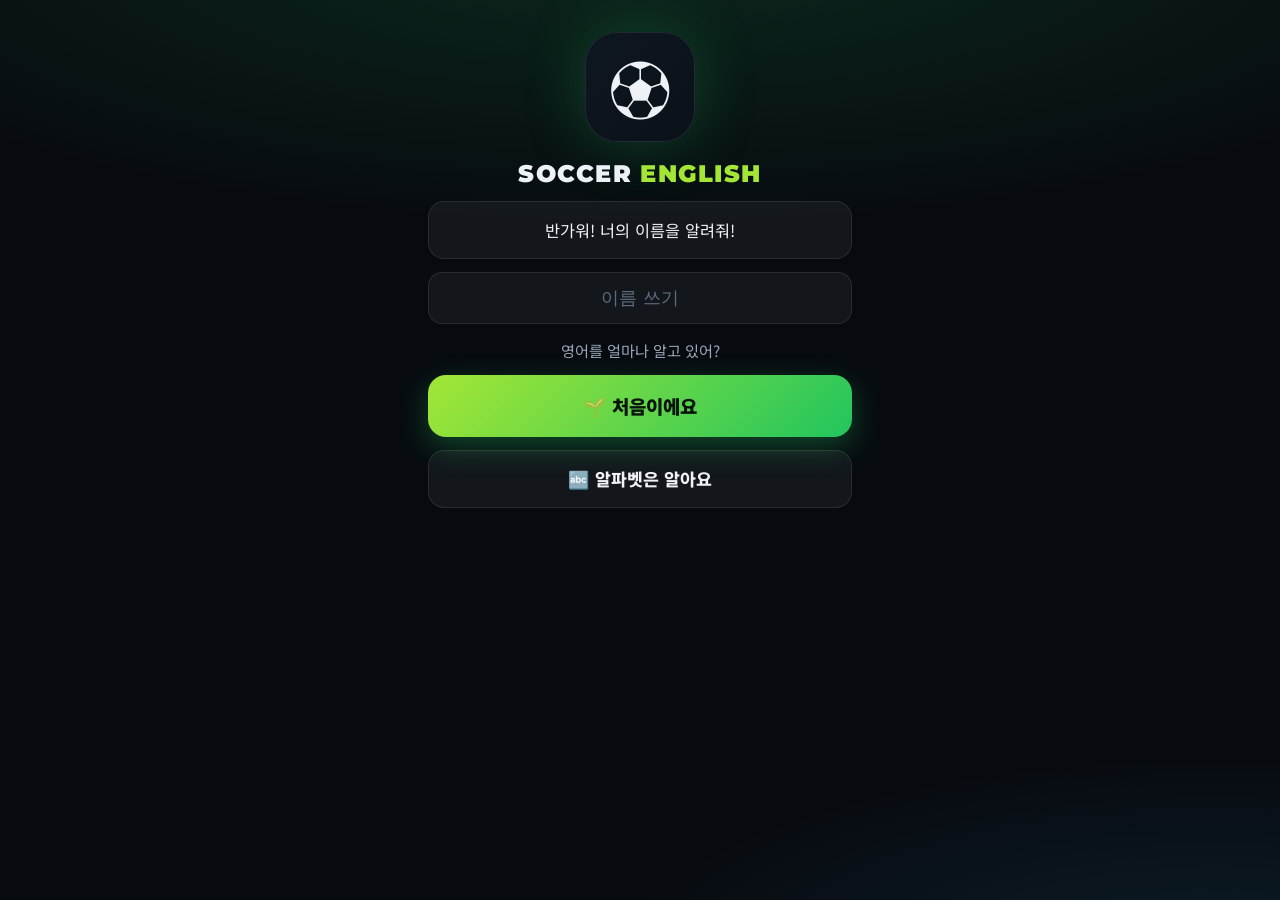
<file: index.html>
<!DOCTYPE html>
<!-- 초등 저학년 영어 학습 PWA "싸커 잉글리시" 메인 화면 -->
<html lang="ko">
<head>
  <meta charset="UTF-8">
  <meta name="viewport" content="width=device-width, initial-scale=1.0, user-scalable=no">
  <meta name="theme-color" content="#070b10">
  <title>싸커 잉글리시</title>
  <link rel="manifest" href="manifest.json">
  <link rel="preconnect" href="https://fonts.googleapis.com">
  <link rel="preconnect" href="https://fonts.gstatic.com" crossorigin>
  <link href="https://fonts.googleapis.com/css2?family=Montserrat:wght@700;800;900&family=Noto+Sans+KR:wght@500;700;900&display=swap" rel="stylesheet">
  <link rel="stylesheet" href="css/app.css">
</head>
<body>
<div id="app">

  <!-- 첫 실행 화면 (데이터 로딩 완료 후 표시) -->
  <section id="screen-start" class="screen hidden">
    <div class="start-logo">⚽</div>
    <div class="brand">SOCCER<span> ENGLISH</span></div>
    <div class="bubble">반가워! 너의 이름을 알려줘!</div>
    <input id="inp-name" type="text" maxlength="8" placeholder="이름 쓰기" autocomplete="off">
    <p class="hint">영어를 얼마나 알고 있어?</p>
    <button id="btn-level-new" class="cta">🌱  처음이에요</button>
    <button id="btn-level-abc" class="big">🔤  알파벳은 알아요</button>
  </section>

  <!-- 홈 화면 -->
  <section id="screen-home" class="screen hidden">
    <header class="topbar home-top">
      <span class="pill coin" id="hud-coins">🪙 0</span>
      <span class="pill fire" id="hud-streak">🔥 0일</span>
    </header>
    <div class="hero">
      <div class="kick">TODAY'S TRAINING</div>
      <div class="day" id="hero-day">DAY 1</div>
      <div class="sub" id="home-progress"></div>
      <div class="bar"><i id="hero-bar"></i></div>
    </div>
    <div class="home-msg" id="home-msg"></div>
    <button id="btn-train" class="cta">▶  오늘의 훈련 시작</button>
    <div class="tiles">
      <button id="btn-cards" class="tile"><span class="ic">🃏</span>내 카드</button>
      <button id="btn-song" class="tile"><span class="ic">🎤</span>노래방</button>
      <button id="btn-coupons" class="tile"><span class="ic">🎟️</span>내 쿠폰</button>
      <button id="btn-trace" class="tile"><span class="ic">✏️</span>글자 쓰기</button>
      <button id="btn-chat" class="tile wide"><span class="ic">💬</span>영어 대화 (코치 바나나)</button>
    </div>
    <button id="btn-parent" class="textlink">👨‍👩‍👧 부모님</button>
  </section>

  <!-- 영어 대화 (코치 바나나) 화면 -->
  <section id="screen-chat" class="screen hidden">
    <header class="topbar">
      <button id="btn-chat-home" class="mini">🏠</button>
      <span>💬 코치 바나나</span>
      <button id="btn-chat-key" class="mini">🔑</button>
    </header>
    <div id="chat-setup" class="hidden">
      <div class="bubble">영어 대화는 부모님이 한 번 설정해야 켜져요. 🔒<br>아래 버튼을 눌러 부모님 확인을 해 주세요.</div>
      <button id="chat-key-reveal" class="cta">🔒 부모님 설정 열기</button>
      <div id="chat-key-form" class="hidden">
        <div class="bubble">구글 제미나이 키를 넣어 주세요.<br>이 키는 이 폰에만 저장되고 외부에 올라가지 않아요.</div>
        <input id="chat-key-input" type="text" placeholder="제미나이 API 키 붙여넣기" autocomplete="off">
        <button id="chat-key-save" class="cta">저장하고 시작</button>
        <div class="hint">키 발급(무료) = aistudio.google.com/apikey</div>
      </div>
    </div>
    <div id="chat-main" class="hidden">
      <div id="chat-log"></div>
      <div id="chat-quick" class="chat-quick"></div>
      <div class="say-row">
        <button id="chat-mic" class="cta" style="flex:2">🎤 말하기</button>
        <button id="chat-type" class="say-btn" style="flex:1">⌨️ 쓰기</button>
      </div>
    </div>
  </section>

  <!-- 알파벳 따라 쓰기 화면 -->
  <section id="screen-trace" class="screen hidden">
    <header class="topbar">
      <button id="btn-trace-home" class="mini">🏠</button>
      <span id="trace-progress"></span>
    </header>
    <div class="trace-stage">
      <div id="trace-guide" class="trace-guide">A</div>
      <canvas id="trace-canvas"></canvas>
    </div>
    <div class="say-row">
      <button id="trace-hear" class="say-btn">🔊 소리</button>
      <button id="trace-clear" class="say-btn">🧽 지우기</button>
    </div>
    <div class="say-row">
      <button id="trace-prev" class="say-btn">◀ 이전</button>
      <button id="trace-next" class="tnext">✅ 다 썼어요!</button>
    </div>
  </section>

  <!-- 부모 진행 현황 화면 (간단한 잠금 통과 후) -->
  <section id="screen-parent" class="screen hidden">
    <header class="topbar">
      <button id="btn-parent-home" class="mini">🏠</button>
      <span>부모님 화면</span>
    </header>
    <div id="parent-gate">
      <div class="bubble">부모님 확인이에요.<br><b id="gate-q"></b> 의 답을 적어 주세요.</div>
      <input id="gate-input" type="number" inputmode="numeric" placeholder="답">
      <button id="gate-ok" class="big green">확인</button>
      <div id="gate-fb" class="say-fb"></div>
    </div>
    <div id="parent-dash" class="hidden"></div>
  </section>

  <!-- 노래방 가사 하이라이트 화면 -->
  <section id="screen-karaoke" class="screen hidden">
    <header class="topbar">
      <button id="btn-karaoke-back" class="mini">◀ 노래</button>
      <button id="btn-karaoke-home" class="mini">🏠</button>
    </header>
    <div id="karaoke-title" class="brand" style="font-size:1.1rem"></div>
    <div id="k-player-wrap"><div id="k-player"></div></div>
    <div class="karaoke-ctrl">
      <button id="k-minus" class="say-btn">⏪ 가사 -1초</button>
      <button id="k-plus" class="say-btn">가사 +1초 ⏩</button>
    </div>
    <div id="karaoke-lyrics"></div>
  </section>

  <!-- 현금 쿠폰 화면 -->
  <section id="screen-coupons" class="screen hidden">
    <header class="topbar">
      <button id="btn-coupons-home" class="mini">🏠</button>
    </header>
    <h2>내 쿠폰</h2>
    <div id="coupon-list"></div>
  </section>

  <!-- 학습(훈련) 화면 -->
  <section id="screen-lesson" class="screen hidden">
    <header class="topbar">
      <button id="btn-lesson-home" class="mini">🏠</button>
      <span id="lesson-dots"></span>
    </header>
    <div id="lesson-area"></div>
  </section>

  <!-- 카드 도감 화면 -->
  <section id="screen-cards" class="screen hidden">
    <header class="topbar">
      <button id="btn-cards-home" class="mini">🏠</button>
      <span id="cards-coins">🪙 0</span>
    </header>
    <h2>내 선수 카드</h2>
    <div id="card-grid"></div>
    <button id="btn-pack" class="big gold">🎁 카드 뽑기 (🪙100)</button>
  </section>

  <!-- 노래방 화면 -->
  <section id="screen-song" class="screen hidden">
    <header class="topbar">
      <button id="btn-song-home" class="mini">🏠</button>
    </header>
    <h2>노래방</h2>
    <p class="hint">지나온 주차의 노래가 하나씩 열려! 눌러서 영상으로 보자 🎵</p>
    <div id="song-list"></div>
  </section>

  <!-- 노래 보기 화면 (영상 + 단어 + 가사 게임) -->
  <section id="screen-songview" class="screen hidden">
    <header class="topbar">
      <button id="btn-songview-back" class="mini">◀ 노래방</button>
      <button id="btn-songview-home" class="mini">🏠</button>
    </header>
    <div id="songview-area"></div>
  </section>

  <!-- 골 세리머니 오버레이 -->
  <div id="goal-overlay" class="hidden">
    <div id="goal-text">GOAL!</div>
  </div>

  <!-- 카드 뽑기 결과 오버레이 -->
  <div id="reveal-overlay" class="hidden"></div>

</div>
<script src="js/app.js"></script>
</body>
</html>
</file>
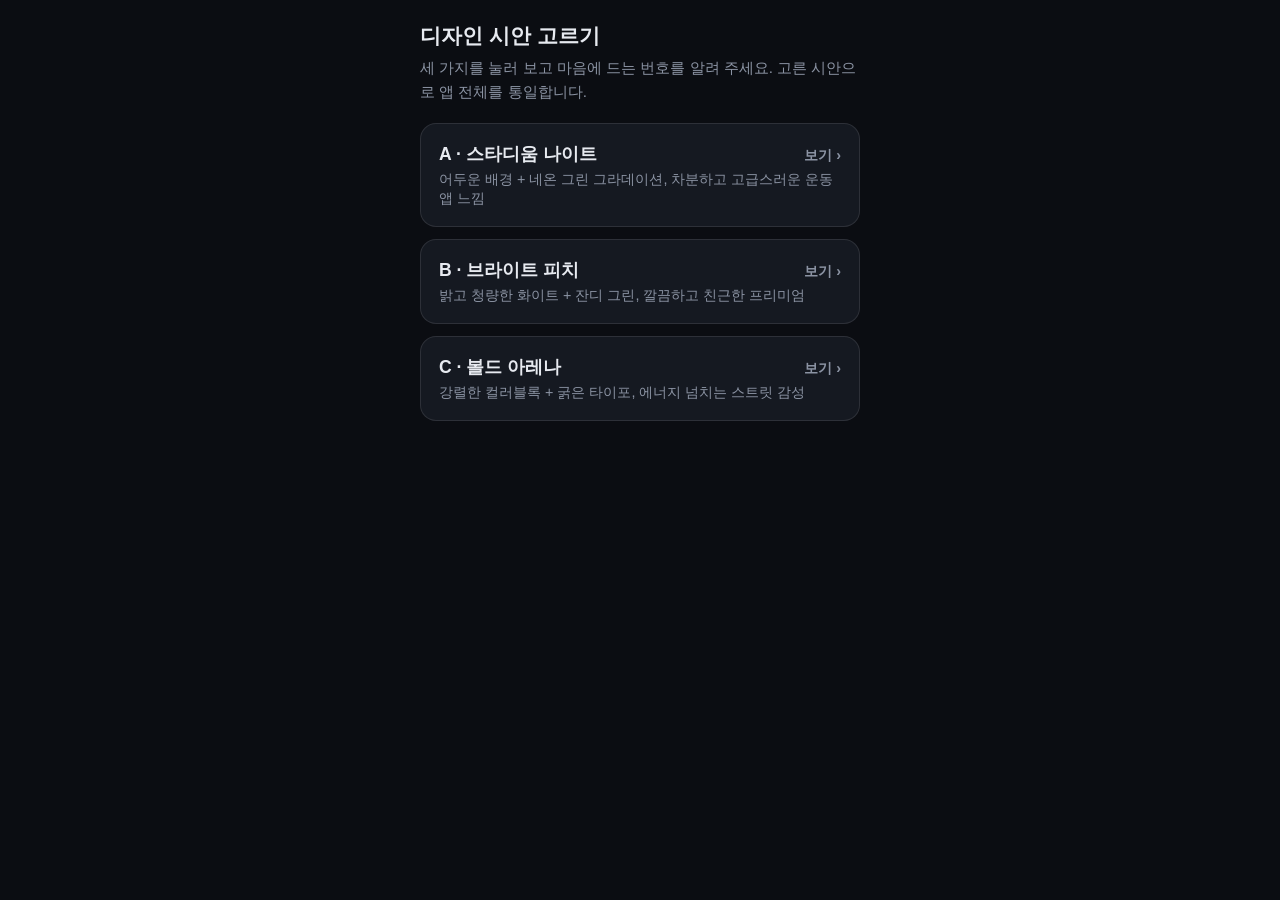
<file: design/index.html>
<!DOCTYPE html>
<!-- 디자인 시안 모음 — 폰에서 셋을 비교하고 고르는 페이지 -->
<html lang="ko"><head><meta charset="UTF-8">
<meta name="viewport" content="width=device-width, initial-scale=1">
<title>싸커 잉글리시 · 디자인 시안</title>
<style>
*{box-sizing:border-box;margin:0;padding:0}
body{font-family:-apple-system,'Malgun Gothic',sans-serif;background:#0b0d12;color:#e7eaf0;padding:22px}
.wrap{max-width:440px;margin:0 auto}
h1{font-size:1.3rem;margin-bottom:6px}
p{color:#8b93a3;font-size:.95rem;line-height:1.6;margin-bottom:18px}
a.card{display:block;text-decoration:none;color:#e7eaf0;border:1px solid rgba(255,255,255,.1);
 border-radius:16px;padding:18px 18px;margin-bottom:12px;background:#151921}
a.card b{font-size:1.1rem}
a.card span{display:block;color:#8b93a3;font-size:.9rem;margin-top:4px}
.go{float:right;color:#4ade80;font-weight:800}
</style></head><body><div class="wrap">
 <h1>디자인 시안 고르기</h1>
 <p>세 가지를 눌러 보고 마음에 드는 번호를 알려 주세요. 고른 시안으로 앱 전체를 통일합니다.</p>
 <a class="card" href="a.html"><span class="go">보기 ›</span><b>A · 스타디움 나이트</b><span>어두운 배경 + 네온 그린 그라데이션, 차분하고 고급스러운 운동 앱 느낌</span></a>
 <a class="card" href="b.html"><span class="go">보기 ›</span><b>B · 브라이트 피치</b><span>밝고 청량한 화이트 + 잔디 그린, 깔끔하고 친근한 프리미엄</span></a>
 <a class="card" href="c.html"><span class="go">보기 ›</span><b>C · 볼드 아레나</b><span>강렬한 컬러블록 + 굵은 타이포, 에너지 넘치는 스트릿 감성</span></a>
</div></body></html>
</file>
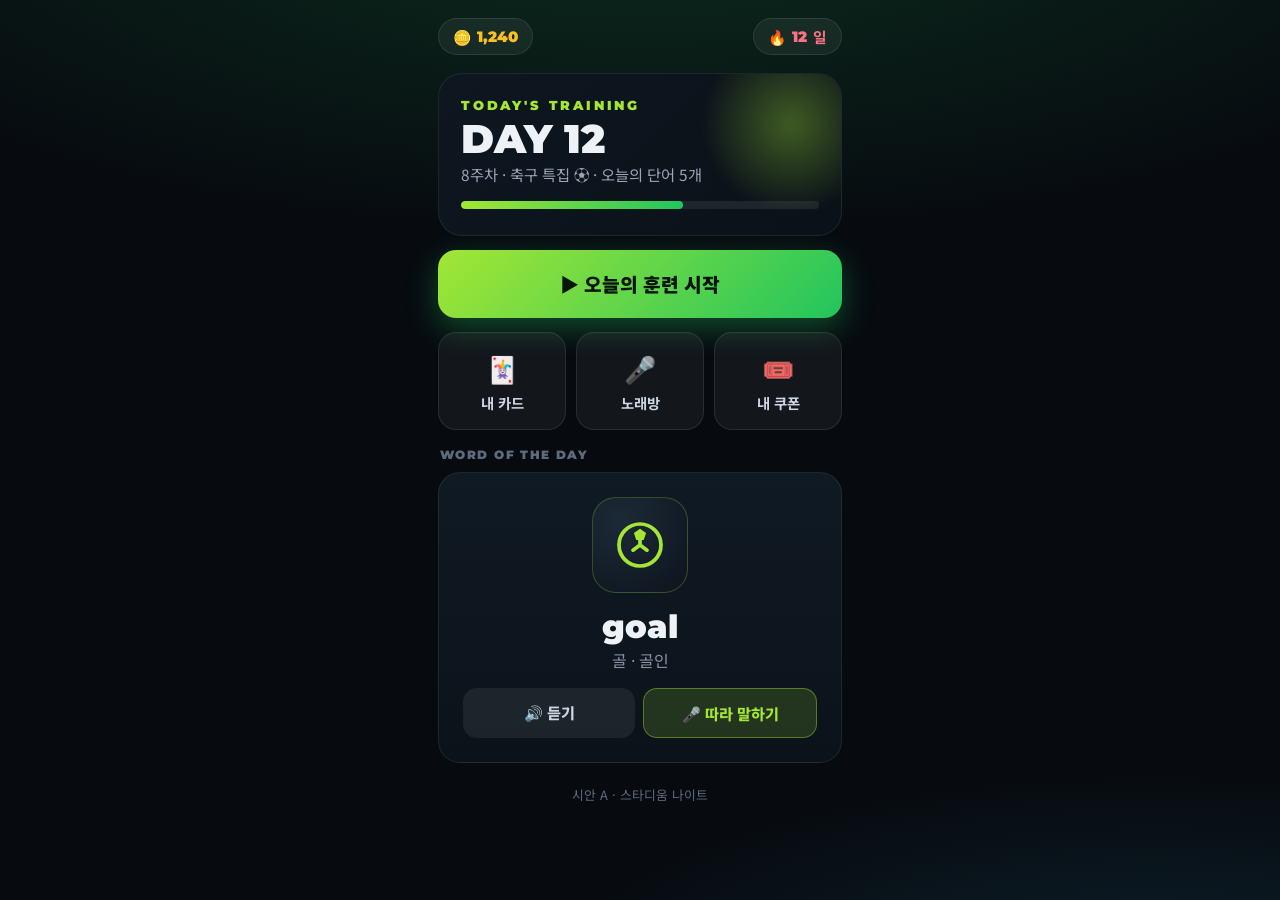
<file: design/a.html>
<!DOCTYPE html>
<!-- 디자인 시안 A — 스타디움 나이트 (다크 + 네온 그라데이션, 프리미엄 athletic) -->
<html lang="ko"><head><meta charset="UTF-8">
<meta name="viewport" content="width=device-width, initial-scale=1, user-scalable=no">
<title>시안 A · 스타디움 나이트</title>
<link rel="preconnect" href="https://fonts.googleapis.com">
<link href="https://fonts.googleapis.com/css2?family=Montserrat:wght@600;800;900&family=Noto+Sans+KR:wght@500;700;900&display=swap" rel="stylesheet">
<style>
*{box-sizing:border-box;margin:0;padding:0;-webkit-tap-highlight-color:transparent}
body{font-family:'Noto Sans KR',sans-serif;background:#070b10;color:#eef2f7;
 background-image:radial-gradient(120% 60% at 50% -10%,rgba(34,197,94,.18),transparent 60%),
 radial-gradient(80% 40% at 90% 110%,rgba(56,189,248,.12),transparent 60%);min-height:100vh}
.wrap{max-width:440px;margin:0 auto;padding:18px 18px 36px}
.top{display:flex;justify-content:space-between;align-items:center;margin-bottom:18px}
.pill{display:flex;align-items:center;gap:6px;background:rgba(255,255,255,.06);border:1px solid rgba(255,255,255,.1);
 border-radius:999px;padding:7px 14px;font-weight:700;font-size:.92rem;backdrop-filter:blur(8px)}
.pill .n{font-family:Montserrat;font-weight:900}
.coin{color:#fbbf24}.fire{color:#fb7185}
.hero{position:relative;border-radius:24px;padding:24px 22px 26px;overflow:hidden;
 background:linear-gradient(135deg,#0e1620,#0a1118);border:1px solid rgba(255,255,255,.08);margin-bottom:14px}
.hero::after{content:"";position:absolute;right:-40px;top:-40px;width:180px;height:180px;border-radius:50%;
 background:radial-gradient(circle,rgba(163,230,53,.35),transparent 70%);filter:blur(6px)}
.kick{font-family:Montserrat;font-weight:900;font-size:.8rem;letter-spacing:.22em;color:#a3e635;margin-bottom:6px}
.day{font-family:Montserrat;font-weight:900;font-size:2.5rem;line-height:1;margin-bottom:4px}
.sub{color:#9aa6b6;font-size:.96rem;position:relative;z-index:2}
.bar{height:8px;border-radius:99px;background:rgba(255,255,255,.08);margin-top:16px;overflow:hidden;position:relative;z-index:2}
.bar i{display:block;height:100%;width:62%;border-radius:99px;background:linear-gradient(90deg,#a3e635,#22c55e)}
.cta{display:block;width:100%;border:0;border-radius:18px;padding:20px;margin:14px 0;cursor:pointer;
 font-family:'Noto Sans KR';font-weight:900;font-size:1.2rem;color:#06140a;
 background:linear-gradient(135deg,#a3e635,#22c55e);box-shadow:0 10px 30px rgba(34,197,94,.35)}
.tiles{display:grid;grid-template-columns:1fr 1fr 1fr;gap:10px;margin-bottom:18px}
.tile{background:rgba(255,255,255,.05);border:1px solid rgba(255,255,255,.09);border-radius:18px;
 padding:16px 8px;text-align:center;font-weight:700;font-size:.9rem;color:#cdd6e2}
.tile .ic{font-size:26px;display:block;margin-bottom:6px}
.label{font-family:Montserrat;font-weight:900;letter-spacing:.12em;color:#5e6b7d;font-size:.74rem;margin:4px 2px 10px}
.word{background:linear-gradient(180deg,#101a24,#0b121a);border:1px solid rgba(255,255,255,.08);
 border-radius:22px;padding:24px;text-align:center}
.wimg{width:96px;height:96px;border-radius:24px;margin:0 auto 14px;display:flex;align-items:center;justify-content:center;
 background:radial-gradient(circle at 30% 25%,#1c2a37,#0d141c);border:1px solid rgba(163,230,53,.25)}
.en{font-family:Montserrat;font-weight:900;font-size:2rem;letter-spacing:.01em}
.ko{color:#8893a3;margin-top:2px}
.say{display:flex;gap:8px;margin-top:16px}
.say b{flex:1;border-radius:14px;padding:13px;font-weight:800;text-align:center;font-size:.95rem}
.s1{background:rgba(255,255,255,.07);color:#cdd6e2}
.s2{background:rgba(163,230,53,.16);color:#a3e635;border:1px solid rgba(163,230,53,.4)}
.note{text-align:center;color:#5e6b7d;font-size:.8rem;margin-top:22px}
</style></head><body><div class="wrap">
 <div class="top">
  <div class="pill coin">🪙 <span class="n">1,240</span></div>
  <div class="pill fire">🔥 <span class="n">12</span>일</div>
 </div>
 <div class="hero">
  <div class="kick">TODAY'S TRAINING</div>
  <div class="day">DAY 12</div>
  <div class="sub">8주차 · 축구 특집 ⚽ · 오늘의 단어 5개</div>
  <div class="bar"><i></i></div>
 </div>
 <button class="cta">▶  오늘의 훈련 시작</button>
 <div class="tiles">
  <div class="tile"><span class="ic">🃏</span>내 카드</div>
  <div class="tile"><span class="ic">🎤</span>노래방</div>
  <div class="tile"><span class="ic">🎟️</span>내 쿠폰</div>
 </div>
 <div class="label">WORD OF THE DAY</div>
 <div class="word">
  <div class="wimg"><svg width="56" height="56" viewBox="0 0 24 24" fill="none" stroke="#a3e635" stroke-width="1.6" stroke-linecap="round" stroke-linejoin="round"><circle cx="12" cy="12" r="9"/><path d="M12 5l2.6 1.9-1 3h-3.2l-1-3z" fill="#a3e635" stroke="none"/><path d="M12 12l3 2.2M12 12l-3 2.2M12 12V8.5"/></svg></div>
  <div class="en">goal</div>
  <div class="ko">골 · 골인</div>
  <div class="say"><b class="s1">🔊 듣기</b><b class="s2">🎤 따라 말하기</b></div>
 </div>
 <div class="note">시안 A · 스타디움 나이트</div>
</div></body></html>
</file>
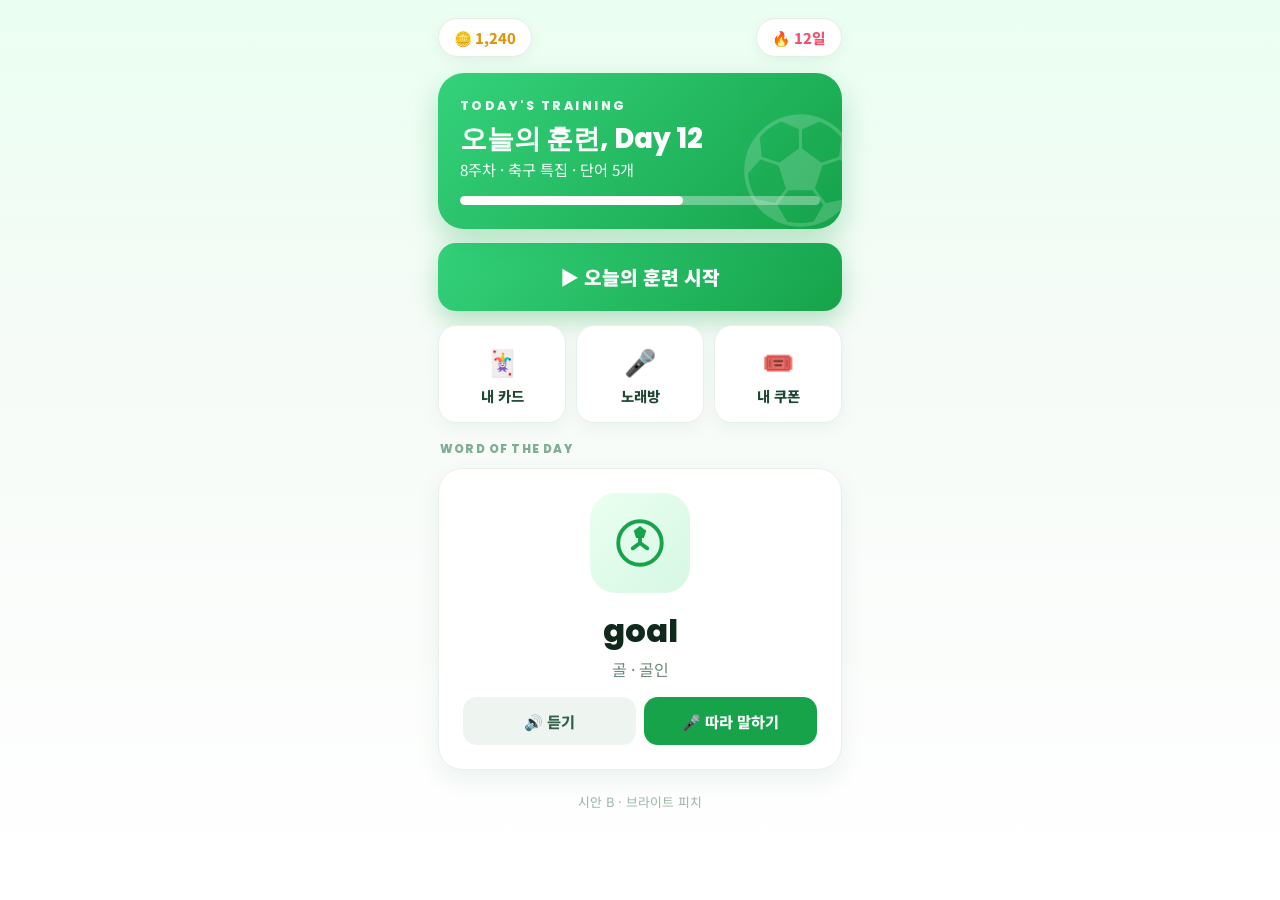
<file: design/b.html>
<!DOCTYPE html>
<!-- 디자인 시안 B — 브라이트 피치 (밝고 청량한 화이트 + 그린, 친근 프리미엄) -->
<html lang="ko"><head><meta charset="UTF-8">
<meta name="viewport" content="width=device-width, initial-scale=1, user-scalable=no">
<title>시안 B · 브라이트 피치</title>
<link rel="preconnect" href="https://fonts.googleapis.com">
<link href="https://fonts.googleapis.com/css2?family=Poppins:wght@600;800&family=Noto+Sans+KR:wght@500;700;900&display=swap" rel="stylesheet">
<style>
*{box-sizing:border-box;margin:0;padding:0;-webkit-tap-highlight-color:transparent}
body{font-family:'Noto Sans KR',sans-serif;color:#0f2a1a;min-height:100vh;
 background:linear-gradient(180deg,#eafff1 0%,#f6fbf7 38%,#ffffff 100%)}
.wrap{max-width:440px;margin:0 auto;padding:18px 18px 36px}
.top{display:flex;justify-content:space-between;align-items:center;margin-bottom:16px}
.pill{display:flex;align-items:center;gap:6px;background:#fff;border:1px solid #e2efe6;
 border-radius:999px;padding:8px 15px;font-weight:800;font-size:.92rem;box-shadow:0 4px 14px rgba(16,90,50,.06)}
.coin{color:#e0950a}.fire{color:#f4516c}
.hero{border-radius:26px;padding:24px 22px;margin-bottom:14px;color:#fff;position:relative;overflow:hidden;
 background:linear-gradient(135deg,#34d27b,#16a34a);box-shadow:0 14px 30px rgba(22,163,74,.28)}
.hero .ball{position:absolute;right:-18px;bottom:-22px;font-size:120px;opacity:.18}
.kick{font-family:Poppins;font-weight:800;font-size:.78rem;letter-spacing:.2em;opacity:.92;margin-bottom:8px}
.day{font-family:Poppins;font-weight:800;font-size:1.7rem;line-height:1.15;margin-bottom:4px}
.sub{font-size:.95rem;opacity:.95}
.bar{height:9px;border-radius:99px;background:rgba(255,255,255,.35);margin-top:16px;overflow:hidden}
.bar i{display:block;height:100%;width:62%;border-radius:99px;background:#fff}
.cta{display:block;width:100%;border:0;border-radius:18px;padding:20px;margin:14px 0;cursor:pointer;
 font-family:'Noto Sans KR';font-weight:900;font-size:1.2rem;color:#fff;
 background:linear-gradient(135deg,#34d27b,#16a34a);box-shadow:0 10px 24px rgba(22,163,74,.3)}
.tiles{display:grid;grid-template-columns:1fr 1fr 1fr;gap:10px;margin-bottom:18px}
.tile{background:#fff;border:1px solid #e6f1ea;border-radius:18px;padding:16px 8px;text-align:center;
 font-weight:800;font-size:.9rem;color:#1d4731;box-shadow:0 6px 16px rgba(16,90,50,.05)}
.tile .ic{font-size:26px;display:block;margin-bottom:6px}
.label{font-family:Poppins;font-weight:800;letter-spacing:.1em;color:#7fae93;font-size:.74rem;margin:4px 2px 10px}
.word{background:#fff;border:1px solid #e6f1ea;border-radius:24px;padding:24px;text-align:center;box-shadow:0 10px 26px rgba(16,90,50,.07)}
.wimg{width:100px;height:100px;border-radius:26px;margin:0 auto 14px;display:flex;align-items:center;justify-content:center;
 background:linear-gradient(135deg,#eafff1,#d6f7e3)}
.en{font-family:Poppins;font-weight:800;font-size:2rem;color:#0f2a1a}
.ko{color:#6b8b78;margin-top:2px}
.say{display:flex;gap:8px;margin-top:16px}
.say b{flex:1;border-radius:14px;padding:13px;font-weight:800;text-align:center;font-size:.95rem}
.s1{background:#eef4f0;color:#33614a}
.s2{background:#16a34a;color:#fff}
.note{text-align:center;color:#9bb6a7;font-size:.8rem;margin-top:22px}
</style></head><body><div class="wrap">
 <div class="top">
  <div class="pill coin">🪙 1,240</div>
  <div class="pill fire">🔥 12일</div>
 </div>
 <div class="hero">
  <span class="ball">⚽</span>
  <div class="kick">TODAY'S TRAINING</div>
  <div class="day">오늘의 훈련, Day 12</div>
  <div class="sub">8주차 · 축구 특집 · 단어 5개</div>
  <div class="bar"><i></i></div>
 </div>
 <button class="cta">▶  오늘의 훈련 시작</button>
 <div class="tiles">
  <div class="tile"><span class="ic">🃏</span>내 카드</div>
  <div class="tile"><span class="ic">🎤</span>노래방</div>
  <div class="tile"><span class="ic">🎟️</span>내 쿠폰</div>
 </div>
 <div class="label">WORD OF THE DAY</div>
 <div class="word">
  <div class="wimg"><svg width="58" height="58" viewBox="0 0 24 24" fill="none" stroke="#16a34a" stroke-width="1.6" stroke-linecap="round" stroke-linejoin="round"><circle cx="12" cy="12" r="9"/><path d="M12 5l2.6 1.9-1 3h-3.2l-1-3z" fill="#16a34a" stroke="none"/><path d="M12 12l3 2.2M12 12l-3 2.2M12 12V8.5"/></svg></div>
  <div class="en">goal</div>
  <div class="ko">골 · 골인</div>
  <div class="say"><b class="s1">🔊 듣기</b><b class="s2">🎤 따라 말하기</b></div>
 </div>
 <div class="note">시안 B · 브라이트 피치</div>
</div></body></html>
</file>
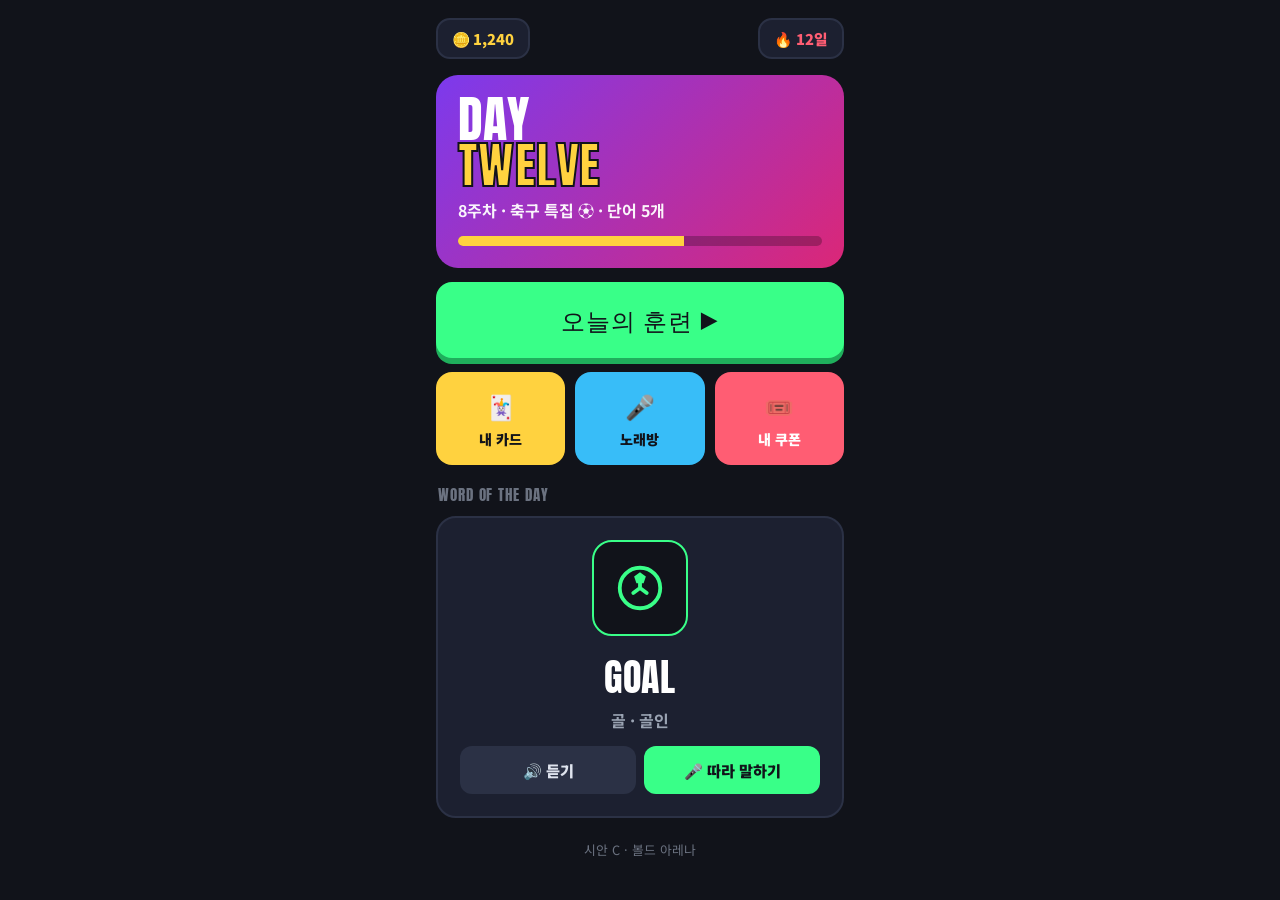
<file: design/c.html>
<!DOCTYPE html>
<!-- 디자인 시안 C — 볼드 아레나 (강렬한 컬러블록 + 굵은 타이포, 스트릿 감성, 에너지) -->
<html lang="ko"><head><meta charset="UTF-8">
<meta name="viewport" content="width=device-width, initial-scale=1, user-scalable=no">
<title>시안 C · 볼드 아레나</title>
<link rel="preconnect" href="https://fonts.googleapis.com">
<link href="https://fonts.googleapis.com/css2?family=Anton&family=Noto+Sans+KR:wght@500;700;900&display=swap" rel="stylesheet">
<style>
*{box-sizing:border-box;margin:0;padding:0;-webkit-tap-highlight-color:transparent}
body{font-family:'Noto Sans KR',sans-serif;background:#11131a;color:#fff;min-height:100vh}
.wrap{max-width:440px;margin:0 auto;padding:18px 16px 36px}
.top{display:flex;justify-content:space-between;align-items:center;margin-bottom:16px}
.pill{background:#1c2030;border:2px solid #2b3145;border-radius:14px;padding:8px 14px;font-weight:900;font-size:.92rem}
.coin{color:#ffd23f}.fire{color:#ff5d73}
.hero{border-radius:22px;padding:22px;margin-bottom:14px;position:relative;overflow:hidden;
 background:#7c3aed;background-image:linear-gradient(135deg,#7c3aed,#db2777)}
.hero .big{font-family:Anton;font-size:3.1rem;line-height:.92;letter-spacing:.01em;text-transform:uppercase}
.hero .big em{font-style:normal;color:#ffd23f;-webkit-text-stroke:2px #11131a}
.sub{margin-top:10px;font-weight:700;opacity:.95}
.bar{height:10px;border-radius:99px;background:rgba(0,0,0,.25);margin-top:14px;overflow:hidden}
.bar i{display:block;height:100%;width:62%;background:#ffd23f}
.cta{display:block;width:100%;border:0;border-radius:16px;padding:20px;margin:14px 0;cursor:pointer;
 font-family:Anton;letter-spacing:.04em;font-size:1.5rem;text-transform:uppercase;color:#11131a;background:#39ff88;
 box-shadow:0 6px 0 #1faf5c}
.tiles{display:grid;grid-template-columns:1fr 1fr 1fr;gap:10px;margin-bottom:18px}
.tile{border-radius:16px;padding:16px 8px;text-align:center;font-weight:900;font-size:.88rem;color:#11131a}
.t1{background:#ffd23f}.t2{background:#38bdf8}.t3{background:#ff5d73;color:#fff}
.tile .ic{font-size:24px;display:block;margin-bottom:6px}
.label{font-family:Anton;letter-spacing:.06em;color:#6b7280;font-size:.95rem;margin:4px 2px 10px;text-transform:uppercase}
.word{background:#1c2030;border:2px solid #2b3145;border-radius:20px;padding:22px;text-align:center}
.wimg{width:96px;height:96px;border-radius:20px;margin:0 auto 12px;display:flex;align-items:center;justify-content:center;background:#11131a;border:2px solid #39ff88}
.en{font-family:Anton;font-size:2.4rem;text-transform:uppercase;letter-spacing:.02em}
.ko{color:#9aa3b2;margin-top:2px;font-weight:700}
.say{display:flex;gap:8px;margin-top:14px}
.say b{flex:1;border-radius:12px;padding:13px;font-weight:900;text-align:center;font-size:.95rem}
.s1{background:#2b3145;color:#dfe4ee}.s2{background:#39ff88;color:#11131a}
.note{text-align:center;color:#6b7280;font-size:.8rem;margin-top:22px}
</style></head><body><div class="wrap">
 <div class="top">
  <div class="pill coin">🪙 1,240</div>
  <div class="pill fire">🔥 12일</div>
 </div>
 <div class="hero">
  <div class="big">DAY<br><em>TWELVE</em></div>
  <div class="sub">8주차 · 축구 특집 ⚽ · 단어 5개</div>
  <div class="bar"><i></i></div>
 </div>
 <button class="cta">오늘의 훈련 ▶</button>
 <div class="tiles">
  <div class="tile t1"><span class="ic">🃏</span>내 카드</div>
  <div class="tile t2"><span class="ic">🎤</span>노래방</div>
  <div class="tile t3"><span class="ic">🎟️</span>내 쿠폰</div>
 </div>
 <div class="label">Word of the day</div>
 <div class="word">
  <div class="wimg"><svg width="54" height="54" viewBox="0 0 24 24" fill="none" stroke="#39ff88" stroke-width="1.7" stroke-linecap="round" stroke-linejoin="round"><circle cx="12" cy="12" r="9"/><path d="M12 5l2.6 1.9-1 3h-3.2l-1-3z" fill="#39ff88" stroke="none"/><path d="M12 12l3 2.2M12 12l-3 2.2M12 12V8.5"/></svg></div>
  <div class="en">goal</div>
  <div class="ko">골 · 골인</div>
  <div class="say"><b class="s1">🔊 듣기</b><b class="s2">🎤 따라 말하기</b></div>
 </div>
 <div class="note">시안 C · 볼드 아레나</div>
</div></body></html>
</file>
<file: css/app.css>
/* 싸커 잉글리시 — 시안 A "스타디움 나이트" 적용. 다크 + 네온 그린 그라데이션, 프리미엄 athletic */
* { box-sizing: border-box; -webkit-tap-highlight-color: transparent; }
:root {
  --bg: #070b10;
  --surface: rgba(255,255,255,.05);
  --surface-solid: #101822;
  --line: rgba(255,255,255,.09);
  --text: #eef2f7;
  --muted: #9aa6b6;
  --faint: #5e6b7d;
  --accent: #a3e635;
  --accent2: #22c55e;
  --accent-ink: #06140a;
  --gold: #fbbf24;
  --rose: #fb7185;
  --display: 'Montserrat', 'Noto Sans KR', sans-serif;
}
html, body { margin: 0; padding: 0; min-height: 100%; }
body {
  font-family: 'Noto Sans KR', -apple-system, 'Malgun Gothic', sans-serif;
  color: var(--text);
  background: var(--bg);
  background-image:
    radial-gradient(120% 55% at 50% -8%, rgba(34,197,94,.16), transparent 60%),
    radial-gradient(80% 40% at 95% 108%, rgba(56,189,248,.10), transparent 60%);
  background-attachment: fixed;
}
#app { max-width: 460px; margin: 0 auto; min-height: 100vh; padding: 18px 18px 34px; }

.screen { display: flex; flex-direction: column; align-items: center; gap: 13px; }
.hidden { display: none !important; }

.topbar {
  width: 100%; display: flex; justify-content: space-between; align-items: center;
  color: var(--muted); font-weight: 700; font-size: .95rem; gap: 8px;
}
.home-top { margin-bottom: 4px; }
.pill {
  display: inline-flex; align-items: center; gap: 6px;
  background: var(--surface); border: 1px solid var(--line); border-radius: 999px;
  padding: 8px 15px; font-weight: 800; font-size: .92rem; backdrop-filter: blur(8px);
}
.coin { color: var(--gold); } .fire { color: var(--rose); }

/* 브랜드 / 시작 */
.brand { font-family: var(--display); font-weight: 900; font-size: 1.5rem; letter-spacing: .06em; }
.brand span { color: var(--accent); }
.start-logo {
  width: 110px; height: 110px; border-radius: 32px; margin: 14px auto 4px; font-size: 62px;
  display: flex; align-items: center; justify-content: center;
  background: linear-gradient(135deg, #0e1620, #0a1118); border: 1px solid var(--line);
  box-shadow: 0 0 60px rgba(34,197,94,.25);
}
.mascot { font-size: 48px; line-height: 1; }
.mascot.small { font-size: 38px; }
.bounce { animation: none; }

.bubble {
  background: var(--surface); border: 1px solid var(--line); border-radius: 16px;
  padding: 15px 18px; font-size: 1.02rem; text-align: center; line-height: 1.6; width: 100%;
}

input[type="text"], input[type="number"] {
  font-size: 1.15rem; text-align: center; color: var(--text); width: 100%;
  background: var(--surface); border: 1px solid var(--line); border-radius: 14px; padding: 14px; outline: none;
}
input:focus { border-color: var(--accent); }
input::placeholder { color: var(--faint); }

/* 버튼 */
button { border: none; border-radius: 16px; cursor: pointer; font-family: inherit; font-weight: 800; color: var(--text); transition: transform .08s, filter .15s; }
button:active { transform: scale(.97); }
.cta {
  width: 100%; min-height: 62px; font-size: 1.18rem; font-weight: 900; color: var(--accent-ink);
  background: linear-gradient(135deg, var(--accent), var(--accent2));
  box-shadow: 0 10px 30px rgba(34,197,94,.32); border-radius: 18px;
}
.big { width: 100%; min-height: 58px; font-size: 1.08rem; background: var(--surface); border: 1px solid var(--line); }
.mini { background: var(--surface); border: 1px solid var(--line); min-width: 48px; min-height: 42px; font-size: 1rem; color: var(--text); }
.textlink { background: transparent; color: var(--faint); border: none; font-size: .92rem; min-height: 42px; margin-top: 2px; text-decoration: underline; }

/* 홈 히어로 */
.hero {
  position: relative; width: 100%; border-radius: 24px; padding: 22px 22px 24px; overflow: hidden;
  background: linear-gradient(135deg, #0e1620, #0a1118); border: 1px solid var(--line);
}
.hero::after {
  content: ""; position: absolute; right: -40px; top: -40px; width: 180px; height: 180px; border-radius: 50%;
  background: radial-gradient(circle, rgba(163,230,53,.30), transparent 70%); filter: blur(6px);
}
.kick { font-family: var(--display); font-weight: 900; font-size: .76rem; letter-spacing: .22em; color: var(--accent); margin-bottom: 6px; position: relative; z-index: 2; }
.day { font-family: var(--display); font-weight: 900; font-size: 2.4rem; line-height: 1; margin-bottom: 6px; position: relative; z-index: 2; }
.sub { color: var(--muted); font-size: .95rem; position: relative; z-index: 2; }
.bar { height: 8px; border-radius: 99px; background: rgba(255,255,255,.08); margin-top: 15px; overflow: hidden; position: relative; z-index: 2; }
.bar i { display: block; height: 100%; width: 0%; border-radius: 99px; background: linear-gradient(90deg, var(--accent), var(--accent2)); transition: width .4s; }
.home-msg { color: var(--muted); font-size: .98rem; text-align: center; min-height: 1em; }

/* 홈 타일 */
.tiles { display: grid; grid-template-columns: 1fr 1fr; gap: 10px; width: 100%; }
.tile { background: var(--surface); border: 1px solid var(--line); border-radius: 18px; padding: 18px 6px; font-weight: 700; font-size: .96rem; color: #cdd6e2; }
.tile .ic { font-size: 30px; display: block; margin-bottom: 7px; }
.tile.wide { grid-column: span 2; padding: 16px; }
.tile.wide .ic { display: inline; font-size: 20px; margin: 0 6px 0 0; }

/* 영어 대화 */
#chat-setup, #chat-main { width: 100%; display: flex; flex-direction: column; gap: 12px; align-items: center; }
#chat-log { width: 100%; display: flex; flex-direction: column; gap: 10px; max-height: 56vh; overflow-y: auto; padding: 4px; }
.msg { max-width: 86%; padding: 12px 15px; border-radius: 16px; line-height: 1.5; font-size: 1.02rem; }
.msg.bot { align-self: flex-start; background: var(--surface); border: 1px solid var(--line); border-bottom-left-radius: 5px; }
.msg.me { align-self: flex-end; background: linear-gradient(135deg, var(--accent), var(--accent2)); color: var(--accent-ink); font-weight: 700; border-bottom-right-radius: 5px; }
.msg .ko { display: block; color: var(--muted); font-size: .88rem; margin-top: 4px; }
.msg.me .ko { color: rgba(6,20,10,.7); }
.msg .say { margin-left: 8px; cursor: pointer; opacity: .8; }
.chat-quick { width: 100%; display: flex; gap: 8px; flex-wrap: wrap; justify-content: center; }
.qchip { background: var(--surface); border: 1px solid var(--line); color: var(--text); border-radius: 999px; padding: 9px 14px; font-size: .95rem; font-weight: 700; }
.msg.typing { color: var(--muted); font-style: italic; }

/* 알파벳 따라 쓰기 */
.trace-stage { position: relative; width: 100%; aspect-ratio: 1/1; max-height: 56vh; border-radius: 22px;
  background: linear-gradient(180deg, #101a24, #0b121a); border: 1px solid var(--line); overflow: hidden; }
.trace-guide { position: absolute; inset: 0; display: flex; align-items: center; justify-content: center;
  font-family: var(--display); font-weight: 900; font-size: clamp(140px, 42vw, 300px); color: rgba(163,230,53,.14);
  user-select: none; pointer-events: none; line-height: 1; }
#trace-canvas { position: absolute; inset: 0; width: 100%; height: 100%; touch-action: none; }
.trace-star { position: absolute; left: 50%; top: 50%; transform: translate(-50%,-50%); z-index: 3;
  font-family: var(--display); font-weight: 900; font-size: 1.6rem; color: var(--accent);
  text-shadow: 0 2px 12px rgba(0,0,0,.6); animation: revealpop .4s ease-out; pointer-events: none; }
.tnext { flex: 1; min-height: 56px; font-size: 1.08rem; font-weight: 900; color: var(--accent-ink); background: linear-gradient(135deg, var(--accent), var(--accent2)); }

.hint { color: var(--muted); font-size: .95rem; text-align: center; line-height: 1.5; margin: 2px 0 0; }
.progress-text { color: var(--muted); font-weight: 600; font-size: .95rem; margin: 0; }

/* 학습 화면 */
#lesson-dots { display: flex; gap: 6px; align-items: center; }
.dot { width: 7px; height: 7px; border-radius: 50%; background: var(--line); display: inline-block; }
.dot.on { background: var(--accent); box-shadow: 0 0 8px rgba(163,230,53,.6); }
#lesson-area, #songview-area { width: 100%; display: flex; flex-direction: column; align-items: center; gap: 12px; }

/* 단어 카드 — 이모지를 프레임 타일에 담아 고급스럽게 */
.word-card {
  background: linear-gradient(180deg, #101a24, #0b121a); border: 1px solid var(--line);
  border-radius: 22px; width: 100%; padding: 22px 20px; text-align: center; cursor: pointer;
}
.word-card:active { filter: brightness(1.12); }
.word-card .emoji {
  width: 104px; height: 104px; margin: 0 auto 14px; border-radius: 24px; overflow: hidden;
  display: flex; align-items: center; justify-content: center; font-size: 56px;
  background: radial-gradient(circle at 30% 25%, #1c2a37, #0d141c); border: 1px solid rgba(163,230,53,.25);
}
.wv { width: 100%; height: 100%; object-fit: cover; display: block; }
.wv-emoji { font-size: 56px; line-height: 1; }
.opt .wv { width: 100%; height: 100%; border-radius: 18px; }
.opt .wv-emoji { font-size: 52px; }
.word-card .en { font-family: var(--display); font-weight: 900; font-size: 1.9rem; color: var(--text); margin: 4px 0 2px; }
.word-card .ko { font-size: 1rem; color: var(--muted); line-height: 1.5; }

.quiz-q { width: 100%; text-align: center; font-size: 1.02rem; font-weight: 700; color: var(--muted); padding: 4px; }
.quiz-opts { display: flex; gap: 10px; width: 100%; justify-content: center; flex-wrap: wrap; }
.opt {
  background: var(--surface); border: 1px solid var(--line); border-radius: 18px;
  font-size: 52px; width: 30%; min-width: 96px; height: 104px; padding: 0; overflow: hidden;
  display: flex; align-items: center; justify-content: center;
}
.opt.text { font-family: var(--display); font-size: 1.3rem; font-weight: 900; color: var(--text); height: auto; min-height: 64px; padding: 10px 14px; }
.opt.correct { border-color: var(--accent); background: rgba(163,230,53,.14); box-shadow: 0 0 20px rgba(163,230,53,.25); }
.opt.wrong { border-color: var(--rose); background: rgba(251,113,133,.12); animation: shake .35s; }
@keyframes shake { 0%,100% { transform: translateX(0); } 25% { transform: translateX(-7px); } 75% { transform: translateX(7px); } }

.speak-btn { background: var(--surface); border: 1px solid var(--line); color: var(--text); width: 100%; min-height: 56px; font-size: 1.05rem; }
.next-btn { width: 100%; min-height: 58px; font-size: 1.12rem; font-weight: 900; color: var(--accent-ink); background: linear-gradient(135deg, var(--accent), var(--accent2)); box-shadow: 0 8px 24px rgba(34,197,94,.28); }

/* 따라 말하기 */
.say-row { display: flex; gap: 8px; width: 100%; }
.say-btn { flex: 1; min-height: 48px; font-size: .98rem; background: var(--surface); border: 1px solid var(--line); color: var(--text); }
.say-btn.mic { background: rgba(163,230,53,.14); border-color: rgba(163,230,53,.4); color: var(--accent); }
.say-btn:disabled { opacity: .6; }
.say-fb { width: 100%; text-align: center; font-size: .9rem; color: var(--muted); min-height: 1em; margin-bottom: 4px; }
.say-fb.good { color: var(--accent); font-weight: 700; }
.say-fb.retry { color: var(--gold); }
.play-cmp { background: var(--surface); }

/* 주말 보스전 */
.boss-wrap { width: 100%; display: flex; flex-direction: column; align-items: center; gap: 12px; padding: 6px 0; }
.boss { font-size: 92px; line-height: 1; filter: drop-shadow(0 8px 20px rgba(0,0,0,.5)); transition: transform .1s; }
.boss.hit { transform: scale(.82) rotate(-6deg); filter: drop-shadow(0 0 20px rgba(251,113,133,.8)); }
.boss.win { transform: scale(1.1); }
.boss-bar { width: 80%; height: 14px; border-radius: 99px; background: rgba(255,255,255,.1); overflow: hidden; border: 1px solid var(--line); }
.boss-bar i { display: block; height: 100%; background: linear-gradient(90deg, #fb7185, #ef4444); transition: width .3s; }

/* 골 세리머니 */
#goal-overlay { position: fixed; inset: 0; display: flex; align-items: center; justify-content: center; background: rgba(5,7,10,.66); z-index: 50; }
#goal-text { font-family: var(--display); font-size: 58px; font-weight: 900; font-style: italic; letter-spacing: .03em; color: var(--accent); text-shadow: 0 0 30px rgba(163,230,53,.6); animation: pop .5s ease-out; }
@keyframes pop { 0% { transform: scale(.3); } 70% { transform: scale(1.18); } 100% { transform: scale(1); } }
.confetti { position: fixed; top: -10px; font-size: 24px; z-index: 51; animation: fall 1.4s linear forwards; }
@keyframes fall { to { transform: translateY(105vh) rotate(360deg); opacity: .5; } }

/* 카드 도감 */
h2 { font-family: var(--display); color: var(--text); margin: 4px 0; font-size: 1.2rem; letter-spacing: .03em; }
#card-grid { display: grid; grid-template-columns: repeat(3, 1fr); gap: 10px; width: 100%; }
.pcard { background: var(--surface); border: 1px solid var(--line); border-radius: 16px; padding: 14px 4px 12px; text-align: center; }
.pcard .face { font-size: 38px; }
.pcard .nm { font-size: .78rem; font-weight: 600; margin-top: 6px; color: var(--text); }
.pcard.locked { opacity: .4; } .pcard.locked .nm { color: var(--muted); }
.pcard.rare { border-color: rgba(56,189,248,.5); }
.pcard.legend { border-color: rgba(251,191,36,.6); box-shadow: 0 0 18px rgba(251,191,36,.18); }
.pcard .cardimg { width: 100%; aspect-ratio: 3/4; object-fit: cover; border-radius: 10px; display: block; }
.pcard.locked .face { font-size: 34px; opacity: .6; }

/* 카드 뽑기 결과 오버레이 */
#reveal-overlay { position: fixed; inset: 0; z-index: 60; display: flex; align-items: center; justify-content: center;
  background: rgba(5,7,10,.82); padding: 24px; }
.reveal-box { width: 100%; max-width: 320px; display: flex; flex-direction: column; align-items: center; gap: 14px; }
.reveal-img { width: 72%; aspect-ratio: 3/4; object-fit: cover; border-radius: 18px; border: 2px solid var(--line);
  animation: revealpop .5s ease-out; }
.reveal-img.rare { border-color: #38bdf8; box-shadow: 0 0 40px rgba(56,189,248,.5); }
.reveal-img.legend { border-color: var(--gold); box-shadow: 0 0 50px rgba(251,191,36,.6); }
.reveal-emoji { font-size: 110px; animation: revealpop .5s ease-out; }
@keyframes revealpop { 0% { transform: scale(.3) rotate(-8deg); opacity: 0; } 70% { transform: scale(1.12); } 100% { transform: scale(1); opacity: 1; } }
.reveal-nm { font-family: var(--display); font-weight: 900; font-size: 1.5rem; color: var(--text); }
.reveal-sub { color: var(--accent); font-weight: 700; }
/* 온보딩 */
.reveal-box.onboard { background: linear-gradient(180deg,#101a24,#0b121a); border:1px solid var(--line); border-radius:22px; padding:24px 20px; gap:10px; }
.ob-logo { font-size:56px; }
.ob-title { font-family: var(--display); font-weight:900; font-size:1.4rem; margin-bottom:6px; }
.ob-row { width:100%; text-align:left; background:var(--surface); border:1px solid var(--line); border-radius:14px; padding:12px 14px; }
.ob-row b { display:block; font-size:1.02rem; }
.ob-row span { color:var(--muted); font-size:.9rem; }
.reveal-box.onboard .cta { margin-top:8px; }

.reward-box { background: linear-gradient(180deg, #101a24, #0b121a); border: 1px solid var(--line); border-radius: 22px; width: 100%; padding: 26px 22px; text-align: center; font-size: 1.08rem; line-height: 1.9; }
.reward-box .big-coin { font-size: 48px; }
.reward-hint { margin-top: 14px; padding-top: 14px; border-top: 1px solid var(--line); font-size: .92rem; color: var(--muted); line-height: 1.6; }
.pill.coin { cursor: pointer; }
.reward-box.used { opacity: .5; }
#coupon-list { width: 100%; display: flex; flex-direction: column; gap: 12px; align-items: center; }

/* 노래 가사 빈칸 */
.lyric-line { width: 100%; text-align: center; font-family: var(--display); font-size: 1.5rem; font-weight: 800; color: var(--text); padding: 18px 14px; background: var(--surface); border: 1px solid var(--line); border-radius: 16px; line-height: 1.5; }
.lyric-ko { width: 100%; text-align: center; color: var(--muted); font-size: 1rem; }

/* 유튜브 영상 카드 */
.video-card { width: 100%; aspect-ratio: 16/9; border-radius: 16px; overflow: hidden; background: #000; border: 1px solid var(--line); }
.video-thumb { width: 100%; height: 100%; background-size: cover; background-position: center; display: flex; align-items: center; justify-content: center; cursor: pointer; }
.video-play { width: 64px; height: 64px; border-radius: 50%; background: linear-gradient(135deg, var(--accent), var(--accent2)); color: var(--accent-ink); font-size: 26px; display: flex; align-items: center; justify-content: center; padding-left: 5px; box-shadow: 0 6px 24px rgba(0,0,0,.5); }
.video-frame { width: 100%; height: 100%; border: 0; display: block; }

/* 부모 진행 현황 */
#parent-gate, #parent-dash { width: 100%; display: flex; flex-direction: column; gap: 12px; align-items: center; }
.stat-card { width: 100%; background: var(--surface); border: 1px solid var(--line); border-radius: 14px; padding: 14px 18px; display: flex; justify-content: space-between; align-items: center; }
.stat-card .lbl { color: var(--muted); font-size: .95rem; }
.stat-card .val { font-family: var(--display); color: var(--text); font-size: 1.12rem; font-weight: 800; }
.stat-card .val.accent { color: var(--accent); }
.stat-card .val.gold { color: var(--gold); }

/* 노래방 가사 하이라이트 */
#k-player-wrap { width: 100%; aspect-ratio: 16/9; border-radius: 16px; overflow: hidden; background: #000; }
#k-player, #k-player iframe { width: 100%; height: 100%; border: 0; }
.karaoke-ctrl { display: flex; gap: 8px; width: 100%; }
.karaoke-ctrl .say-btn { flex: 1; }
#karaoke-lyrics { width: 100%; max-height: 42vh; overflow-y: auto; display: flex; flex-direction: column; gap: 2px; background: var(--surface); border: 1px solid var(--line); border-radius: 14px; padding: 10px; }
.klyric { padding: 10px 12px; border-radius: 10px; text-align: center; cursor: pointer; color: var(--muted); font-size: 1.05rem; transition: all .12s; }
.klyric.active { color: var(--accent-ink); background: linear-gradient(135deg, var(--accent), var(--accent2)); font-weight: 800; font-size: 1.2rem; }
</file>
